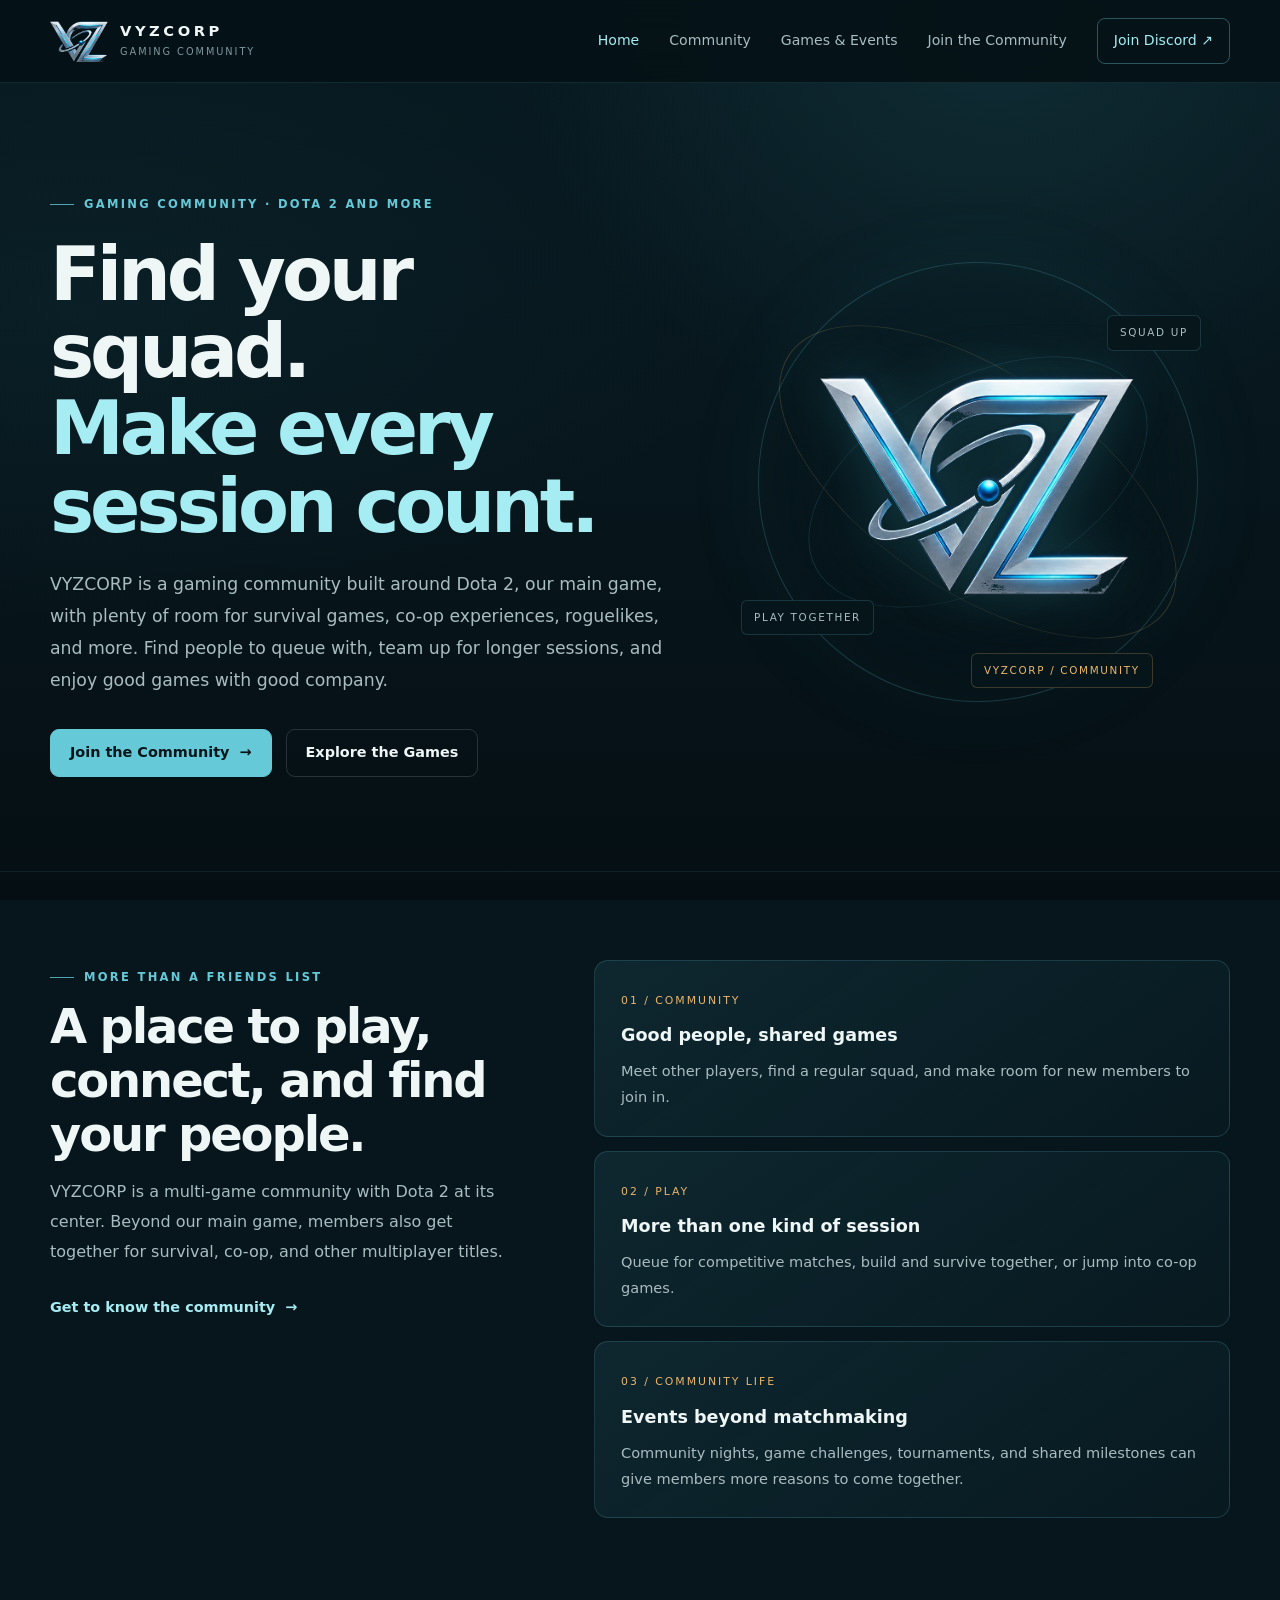
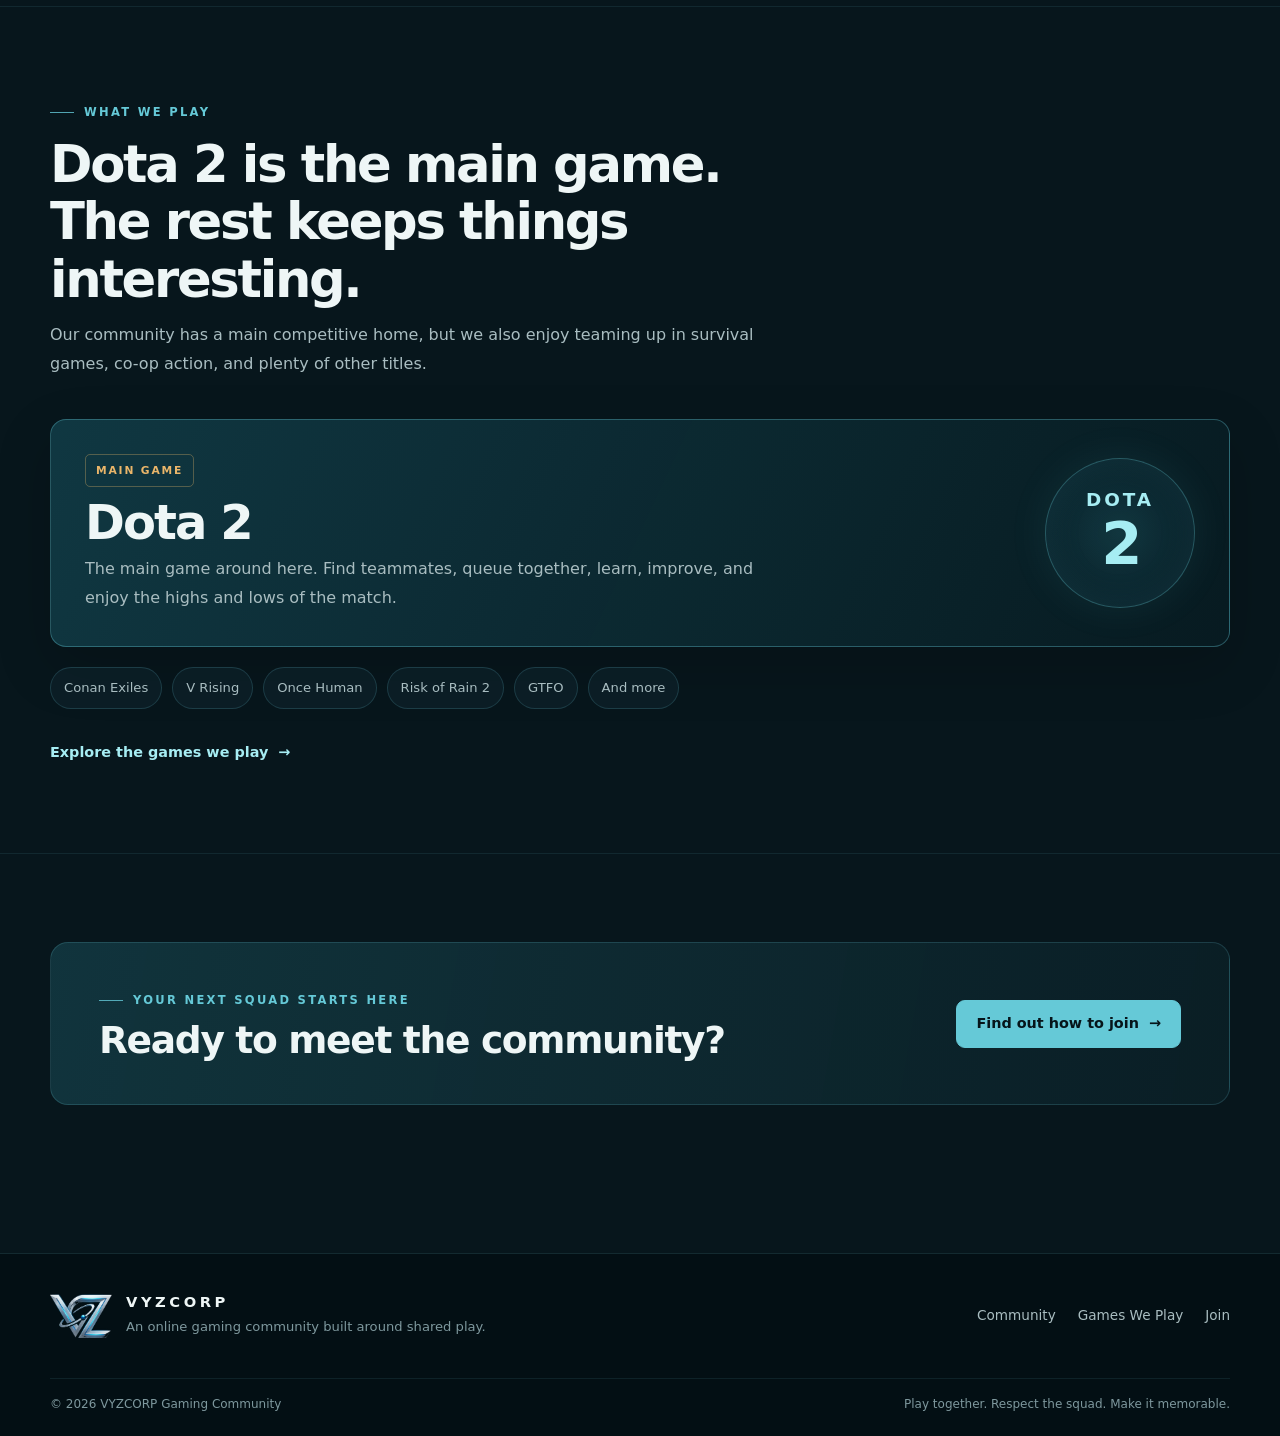
<file: index.html>
<!doctype html><html lang="en"><head>
  <meta charset="utf-8">
  <meta name="viewport" content="width=device-width, initial-scale=1">
  <meta name="theme-color" content="#07161c">
  <link rel="icon" type="image/png" href="assets/images/favicon.png">
  <link rel="stylesheet" href="assets/css/site.css">
  <meta name="description" content="VYZCORP is an gaming community centered on Dota 2, with survival, co-op, roguelike, and other games in the mix.">
  <meta property="og:type" content="website">
  <meta property="og:title" content="VYZCORP — Gaming Community">
  <meta property="og:description" content="VYZCORP is an gaming community centered on Dota 2, with survival, co-op, roguelike, and other games in the mix.">
  <title>VYZCORP — Gaming Community</title>
</head><body>
<a class="skip-link" href="#main">Skip to content</a>
<header class="site-header"><div class="container header-inner">
<a class="brand" href="index.html" aria-label="VYZCORP Gaming Community home"><img src="assets/images/vyzcorp-emblem.webp" alt="" width="58" height="44"><span><span class="brand-name">VYZCORP</span><span class="brand-sub">Gaming Community</span></span></a>
<button class="menu-toggle" type="button" aria-expanded="false" aria-controls="primary-nav"><span aria-hidden="true">☰</span> Menu</button>
<nav class="primary-nav" id="primary-nav" aria-label="Primary navigation"><a href="index.html" aria-current="page">Home</a><a href="community.html">Community</a><a href="games.html">Games & Events</a><a href="join.html">Join the Community</a><a class="nav-cta" href="join.html#discord">Join Discord <span aria-hidden="true">↗</span></a></nav></div></header>
<main id="main">

<section class="hero"><div class="container hero-grid"><div data-reveal><span class="eyebrow">Gaming community · Dota 2 and more</span><h1>Find your squad.<br><span>Make every session count.</span></h1><p class="hero-copy">VYZCORP is a gaming community built around Dota 2, our main game, with plenty of room for survival games, co-op experiences, roguelikes, and more. Find people to queue with, team up for longer sessions, and enjoy good games with good company.</p><div class="hero-actions"><a class="button button-primary" href="join.html">Join the Community <span aria-hidden="true">→</span></a><a class="button button-muted" href="games.html">Explore the Games</a></div></div><div class="hero-art" aria-label="VYZCORP community emblem"><div class="community-emblem-frame"><img src="assets/images/vyzcorp-emblem.webp" alt="VYZCORP emblem"><span class="orbit-label one">Squad up</span><span class="orbit-label two">Play together</span><span class="orbit-label three">VYZCORP / COMMUNITY</span></div></div></div></section>
<section class="section"><div class="container split"><div class="split-aside" data-reveal><span class="eyebrow">More than a friends list</span><h2>A place to play, connect, and find your people.</h2><p>VYZCORP is a multi-game community with Dota 2 at its center. Beyond our main game, members also get together for survival, co-op, and other multiplayer titles.</p><a class="text-link" href="community.html">Get to know the community <span aria-hidden="true">→</span></a></div><div class="info-stack"><article class="info-card" data-reveal><span class="index">01 / COMMUNITY</span><h3>Good people, shared games</h3><p>Meet other players, find a regular squad, and make room for new members to join in.</p></article><article class="info-card" data-reveal><span class="index">02 / PLAY</span><h3>More than one kind of session</h3><p>Queue for competitive matches, build and survive together, or jump into co-op games.</p></article><article class="info-card" data-reveal><span class="index">03 / COMMUNITY LIFE</span><h3>Events beyond matchmaking</h3><p>Community nights, game challenges, tournaments, and shared milestones can give members more reasons to come together.</p></article></div></div></section>
<section class="section"><div class="container"><div class="section-heading" data-reveal><span class="eyebrow">What we play</span><h2>Dota 2 is the main game. The rest keeps things interesting.</h2><p>Our community has a main competitive home, but we also enjoy teaming up in survival games, co-op action, and plenty of other titles.</p></div><div class="featured-game" data-reveal><div><span class="game-label">MAIN GAME</span><h3>Dota 2</h3><p>The main game around here. Find teammates, queue together, learn, improve, and enjoy the highs and lows of the match.</p></div><div class="featured-mark" aria-hidden="true">DOTA<br><span>2</span></div></div><div class="game-chip-row" aria-label="Other games we play"><span>Conan Exiles</span><span>V Rising</span><span>Once Human</span><span>Risk of Rain 2</span><span>GTFO</span><span>And more</span></div><div class="section-action"><a class="text-link" href="games.html">Explore the games we play <span aria-hidden="true">→</span></a></div></div></section>
<section class="section"><div class="container"><div class="cta-band" data-reveal><div><span class="eyebrow">Your next squad starts here</span><h2>Ready to meet the community?</h2></div><a class="button button-primary" href="join.html">Find out how to join <span aria-hidden="true">→</span></a></div></div></section>

</main>
<footer class="site-footer"><div class="container"><div class="footer-top"><a class="footer-brand" href="index.html"><img src="assets/images/vyzcorp-emblem.webp" alt="" width="62" height="48"><span><span class="brand-name">VYZCORP</span><p>An online gaming community built around shared play.</p></span></a><nav class="footer-links" aria-label="Footer navigation"><a href="community.html">Community</a><a href="games.html">Games We Play</a><a href="join.html">Join</a></nav></div><div class="footer-bottom"><span>© <span data-year>2026</span> VYZCORP Gaming Community</span><span>Play together. Respect the squad. Make it memorable.</span></div></div></footer><script src="assets/js/site-config.js"></script><script src="assets/js/site.js"></script>
</body></html>
</file>
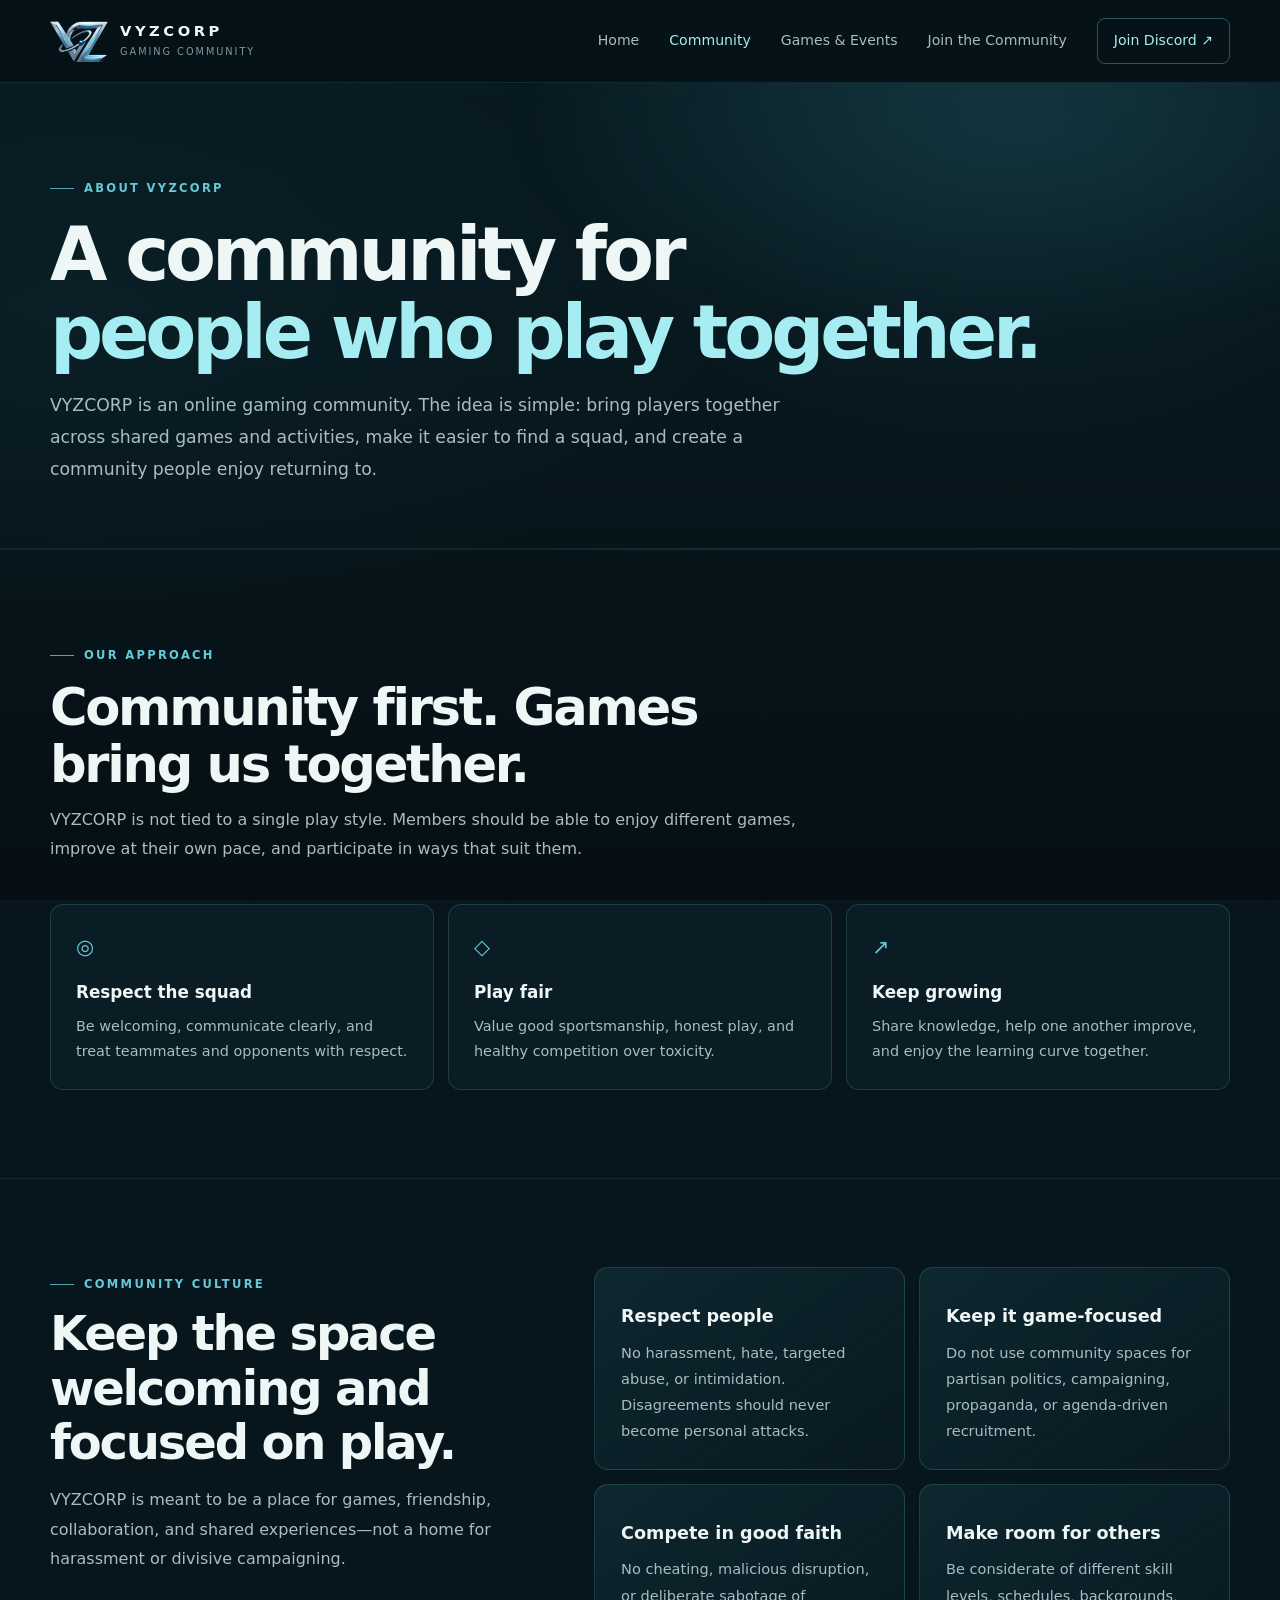
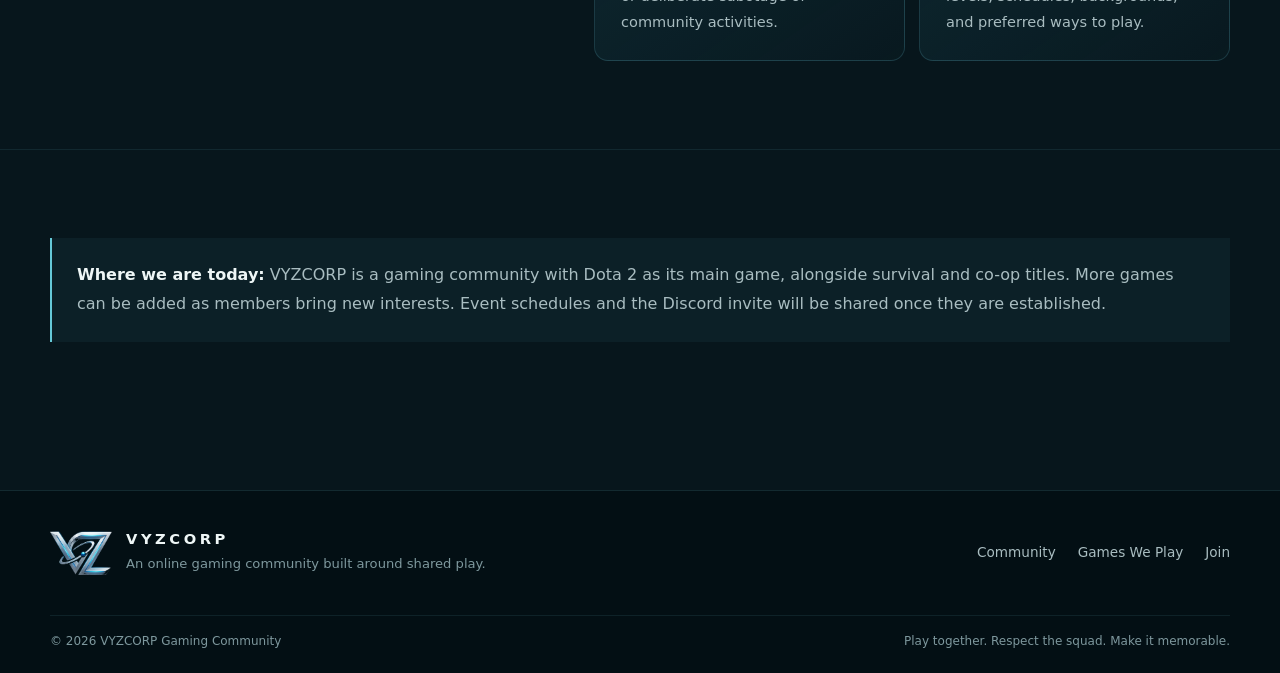
<file: community.html>
<!doctype html><html lang="en"><head>
  <meta charset="utf-8">
  <meta name="viewport" content="width=device-width, initial-scale=1">
  <meta name="theme-color" content="#07161c">
  <link rel="icon" type="image/png" href="assets/images/favicon.png">
  <link rel="stylesheet" href="assets/css/site.css">
  <meta name="description" content="Get to know VYZCORP: a gaming community built around Dota 2, shared games, teamwork, and respect.">
  <meta property="og:type" content="website">
  <meta property="og:title" content="Community — VYZCORP">
  <meta property="og:description" content="Get to know VYZCORP: a gaming community built around Dota 2, shared games, teamwork, and respect.">
  <title>Community — VYZCORP</title>
</head><body>
<a class="skip-link" href="#main">Skip to content</a>
<header class="site-header"><div class="container header-inner">
<a class="brand" href="index.html" aria-label="VYZCORP Gaming Community home"><img src="assets/images/vyzcorp-emblem.webp" alt="" width="58" height="44"><span><span class="brand-name">VYZCORP</span><span class="brand-sub">Gaming Community</span></span></a>
<button class="menu-toggle" type="button" aria-expanded="false" aria-controls="primary-nav"><span aria-hidden="true">☰</span> Menu</button>
<nav class="primary-nav" id="primary-nav" aria-label="Primary navigation"><a href="index.html">Home</a><a href="community.html" aria-current="page">Community</a><a href="games.html">Games & Events</a><a href="join.html">Join the Community</a><a class="nav-cta" href="join.html#discord">Join Discord <span aria-hidden="true">↗</span></a></nav></div></header>
<main id="main">

<section class="page-hero"><div class="container" data-reveal><span class="eyebrow">About VYZCORP</span><h1>A community for<br><span>people who play together.</span></h1><p>VYZCORP is an online gaming community. The idea is simple: bring players together across shared games and activities, make it easier to find a squad, and create a community people enjoy returning to.</p></div></section>
<section class="section"><div class="container"><div class="section-heading" data-reveal><span class="eyebrow">Our approach</span><h2>Community first. Games bring us together.</h2><p>VYZCORP is not tied to a single play style. Members should be able to enjoy different games, improve at their own pace, and participate in ways that suit them.</p></div><div class="principle-grid"><article class="principle" data-reveal><span class="symbol">◎</span><h3>Respect the squad</h3><p>Be welcoming, communicate clearly, and treat teammates and opponents with respect.</p></article><article class="principle" data-reveal><span class="symbol">◇</span><h3>Play fair</h3><p>Value good sportsmanship, honest play, and healthy competition over toxicity.</p></article><article class="principle" data-reveal><span class="symbol">↗</span><h3>Keep growing</h3><p>Share knowledge, help one another improve, and enjoy the learning curve together.</p></article></div></div></section>
<section class="section"><div class="container split"><div class="split-aside" data-reveal><span class="eyebrow">Community culture</span><h2>Keep the space welcoming and focused on play.</h2><p>VYZCORP is meant to be a place for games, friendship, collaboration, and shared experiences—not a home for harassment or divisive campaigning.</p></div><div class="guideline-grid"><article class="guideline-card" data-reveal><h3>Respect people</h3><p>No harassment, hate, targeted abuse, or intimidation. Disagreements should never become personal attacks.</p></article><article class="guideline-card" data-reveal><h3>Keep it game-focused</h3><p>Do not use community spaces for partisan politics, campaigning, propaganda, or agenda-driven recruitment.</p></article><article class="guideline-card" data-reveal><h3>Compete in good faith</h3><p>No cheating, malicious disruption, or deliberate sabotage of community activities.</p></article><article class="guideline-card" data-reveal><h3>Make room for others</h3><p>Be considerate of different skill levels, schedules, backgrounds, and preferred ways to play.</p></article></div></div></section>
<section class="section"><div class="container"><div class="callout" data-reveal><strong>Where we are today:</strong> VYZCORP is a gaming community with Dota 2 as its main game, alongside survival and co-op titles. More games can be added as members bring new interests. Event schedules and the Discord invite will be shared once they are established.</div></div></section>

</main>
<footer class="site-footer"><div class="container"><div class="footer-top"><a class="footer-brand" href="index.html"><img src="assets/images/vyzcorp-emblem.webp" alt="" width="62" height="48"><span><span class="brand-name">VYZCORP</span><p>An online gaming community built around shared play.</p></span></a><nav class="footer-links" aria-label="Footer navigation"><a href="community.html">Community</a><a href="games.html">Games We Play</a><a href="join.html">Join</a></nav></div><div class="footer-bottom"><span>© <span data-year>2026</span> VYZCORP Gaming Community</span><span>Play together. Respect the squad. Make it memorable.</span></div></div></footer><script src="assets/js/site-config.js"></script><script src="assets/js/site.js"></script>
</body></html>
</file>
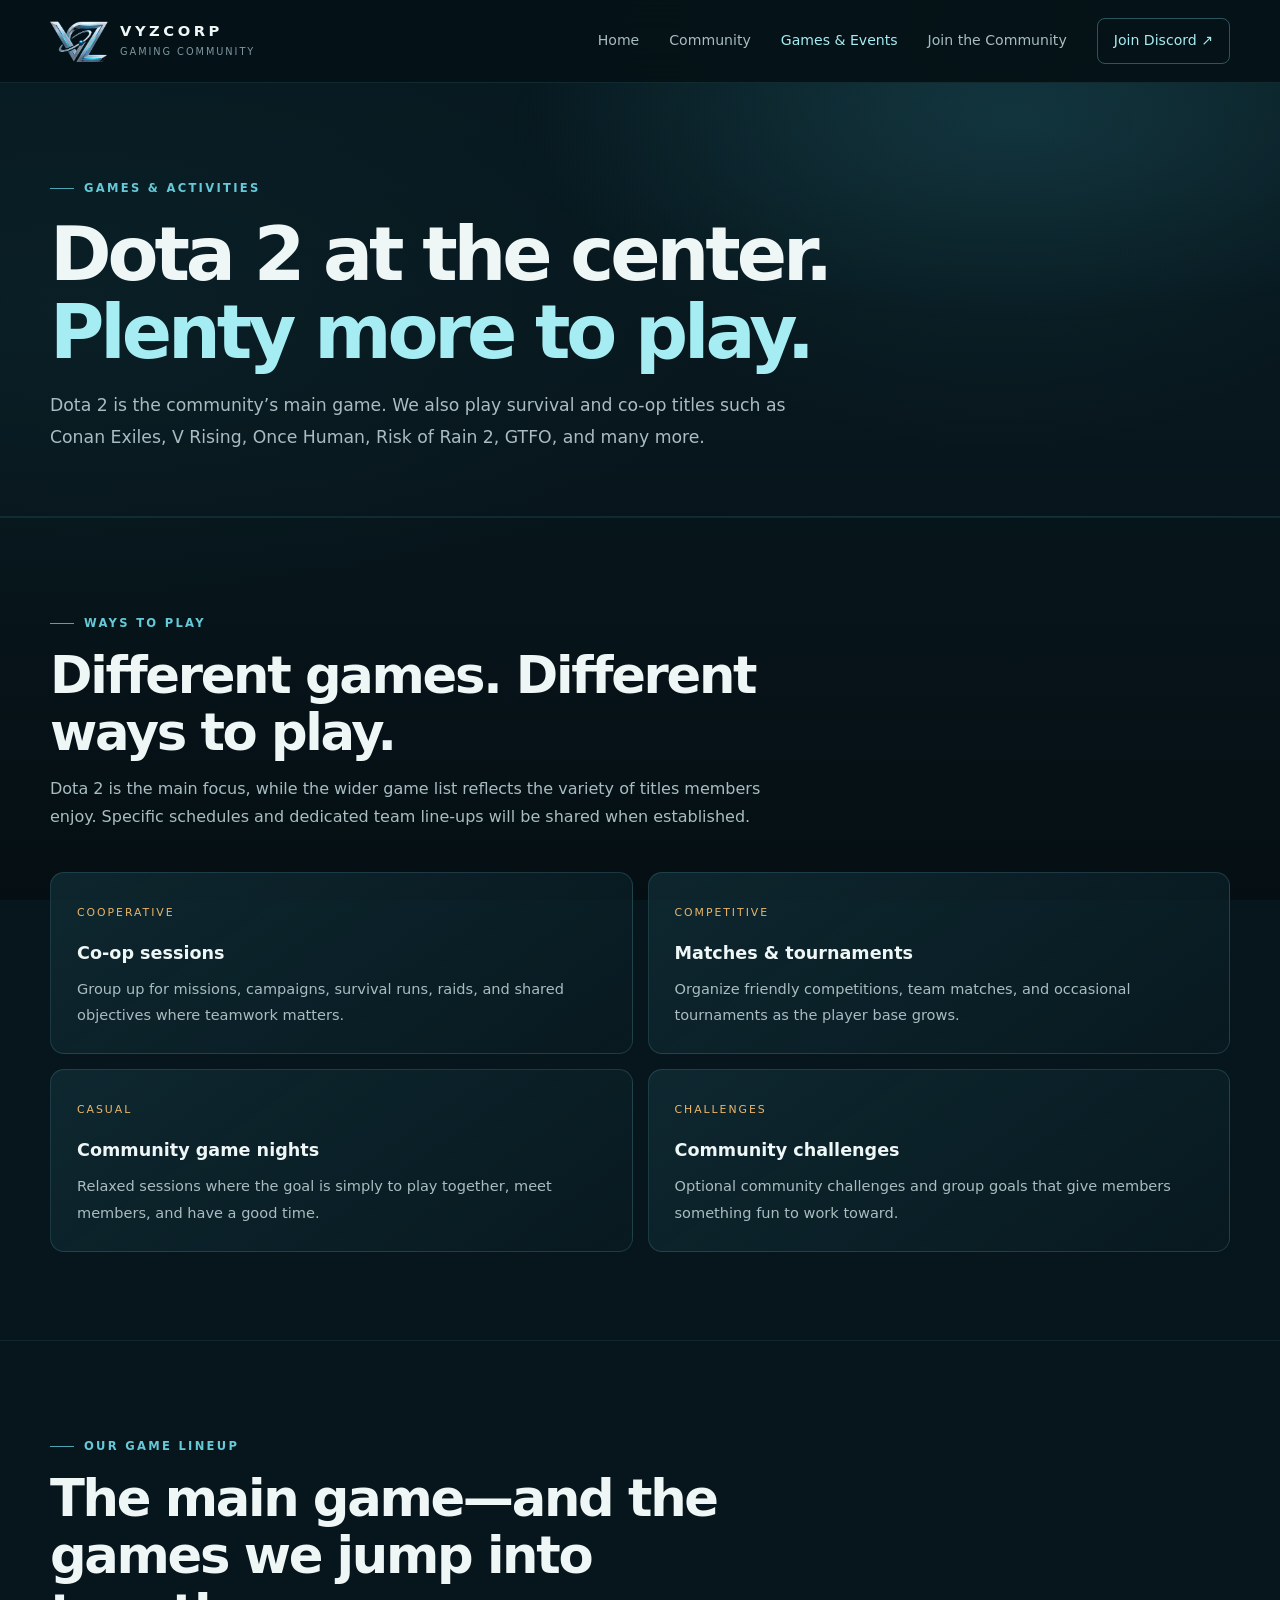
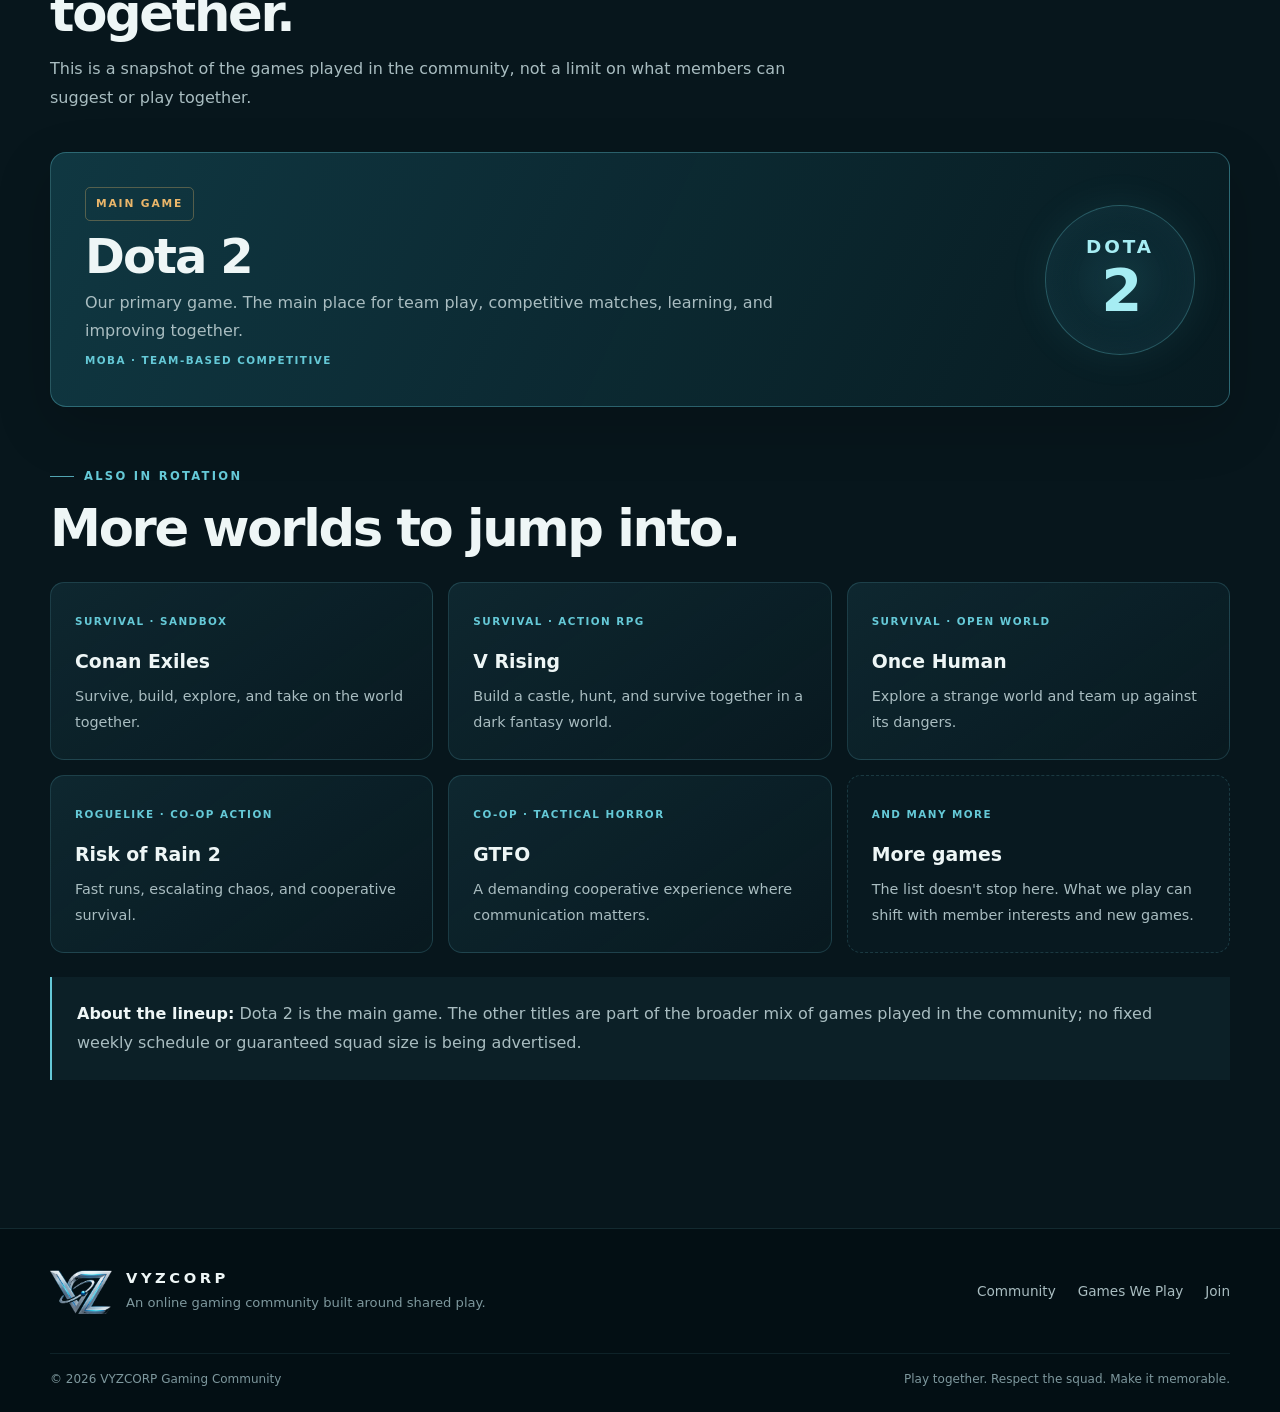
<file: games.html>
<!doctype html><html lang="en"><head>
  <meta charset="utf-8">
  <meta name="viewport" content="width=device-width, initial-scale=1">
  <meta name="theme-color" content="#07161c">
  <link rel="icon" type="image/png" href="assets/images/favicon.png">
  <link rel="stylesheet" href="assets/css/site.css">
  <meta name="description" content="Dota 2 is the main game played by the VYZCORP gaming community, alongside survival, co-op, roguelike, and other multiplayer games.">
  <meta property="og:type" content="website">
  <meta property="og:title" content="Games & Events — VYZCORP">
  <meta property="og:description" content="Dota 2 is the main game played by the VYZCORP gaming community, alongside survival, co-op, roguelike, and other multiplayer games.">
  <title>Games & Events — VYZCORP</title>
</head><body>
<a class="skip-link" href="#main">Skip to content</a>
<header class="site-header"><div class="container header-inner">
<a class="brand" href="index.html" aria-label="VYZCORP Gaming Community home"><img src="assets/images/vyzcorp-emblem.webp" alt="" width="58" height="44"><span><span class="brand-name">VYZCORP</span><span class="brand-sub">Gaming Community</span></span></a>
<button class="menu-toggle" type="button" aria-expanded="false" aria-controls="primary-nav"><span aria-hidden="true">☰</span> Menu</button>
<nav class="primary-nav" id="primary-nav" aria-label="Primary navigation"><a href="index.html">Home</a><a href="community.html">Community</a><a href="games.html" aria-current="page">Games & Events</a><a href="join.html">Join the Community</a><a class="nav-cta" href="join.html#discord">Join Discord <span aria-hidden="true">↗</span></a></nav></div></header>
<main id="main">

<section class="page-hero"><div class="container" data-reveal><span class="eyebrow">Games &amp; activities</span><h1>Dota 2 at the center.<br><span>Plenty more to play.</span></h1><p>Dota 2 is the community’s main game. We also play survival and co-op titles such as Conan Exiles, V Rising, Once Human, Risk of Rain 2, GTFO, and many more.</p></div></section>
<section class="section"><div class="container"><div class="section-heading" data-reveal><span class="eyebrow">Ways to play</span><h2>Different games. Different ways to play.</h2><p>Dota 2 is the main focus, while the wider game list reflects the variety of titles members enjoy. Specific schedules and dedicated team line-ups will be shared when established.</p></div><div class="activity-grid"><article class="activity-card" data-reveal><span class="card-kicker">COOPERATIVE</span><h3>Co-op sessions</h3><p>Group up for missions, campaigns, survival runs, raids, and shared objectives where teamwork matters.</p></article><article class="activity-card" data-reveal><span class="card-kicker">COMPETITIVE</span><h3>Matches &amp; tournaments</h3><p>Organize friendly competitions, team matches, and occasional tournaments as the player base grows.</p></article><article class="activity-card" data-reveal><span class="card-kicker">CASUAL</span><h3>Community game nights</h3><p>Relaxed sessions where the goal is simply to play together, meet members, and have a good time.</p></article><article class="activity-card" data-reveal><span class="card-kicker">CHALLENGES</span><h3>Community challenges</h3><p>Optional community challenges and group goals that give members something fun to work toward.</p></article></div></div></section>
<section class="section"><div class="container"><div class="section-heading" data-reveal><span class="eyebrow">Our game lineup</span><h2>The main game—and the games we jump into together.</h2><p>This is a snapshot of the games played in the community, not a limit on what members can suggest or play together.</p></div><div class="main-game-card" data-reveal><div class="main-game-copy"><span class="game-label">MAIN GAME</span><h3>Dota 2</h3><p>Our primary game. The main place for team play, competitive matches, learning, and improving together.</p><span class="game-type">MOBA · Team-based competitive</span></div><div class="main-game-symbol" aria-hidden="true">DOTA<span>2</span></div></div><div class="section-heading compact-heading" data-reveal><span class="eyebrow">Also in rotation</span><h2>More worlds to jump into.</h2></div><div class="game-grid"><article class="game-card" data-reveal><span class="game-type">SURVIVAL · SANDBOX</span><h3>Conan Exiles</h3><p>Survive, build, explore, and take on the world together.</p></article><article class="game-card" data-reveal><span class="game-type">SURVIVAL · ACTION RPG</span><h3>V Rising</h3><p>Build a castle, hunt, and survive together in a dark fantasy world.</p></article><article class="game-card" data-reveal><span class="game-type">SURVIVAL · OPEN WORLD</span><h3>Once Human</h3><p>Explore a strange world and team up against its dangers.</p></article><article class="game-card" data-reveal><span class="game-type">ROGUELIKE · CO-OP ACTION</span><h3>Risk of Rain 2</h3><p>Fast runs, escalating chaos, and cooperative survival.</p></article><article class="game-card" data-reveal><span class="game-type">CO-OP · TACTICAL HORROR</span><h3>GTFO</h3><p>A demanding cooperative experience where communication matters.</p></article><article class="game-card game-card-more" data-reveal><span class="game-type">AND MANY MORE</span><h3>More games</h3><p>The list doesn't stop here. What we play can shift with member interests and new games.</p></article></div><div class="callout roster-note"><strong>About the lineup:</strong> Dota 2 is the main game. The other titles are part of the broader mix of games played in the community; no fixed weekly schedule or guaranteed squad size is being advertised.</div></div></section>

</main>
<footer class="site-footer"><div class="container"><div class="footer-top"><a class="footer-brand" href="index.html"><img src="assets/images/vyzcorp-emblem.webp" alt="" width="62" height="48"><span><span class="brand-name">VYZCORP</span><p>An online gaming community built around shared play.</p></span></a><nav class="footer-links" aria-label="Footer navigation"><a href="community.html">Community</a><a href="games.html">Games We Play</a><a href="join.html">Join</a></nav></div><div class="footer-bottom"><span>© <span data-year>2026</span> VYZCORP Gaming Community</span><span>Play together. Respect the squad. Make it memorable.</span></div></div></footer><script src="assets/js/site-config.js"></script><script src="assets/js/site.js"></script>
</body></html>
</file>
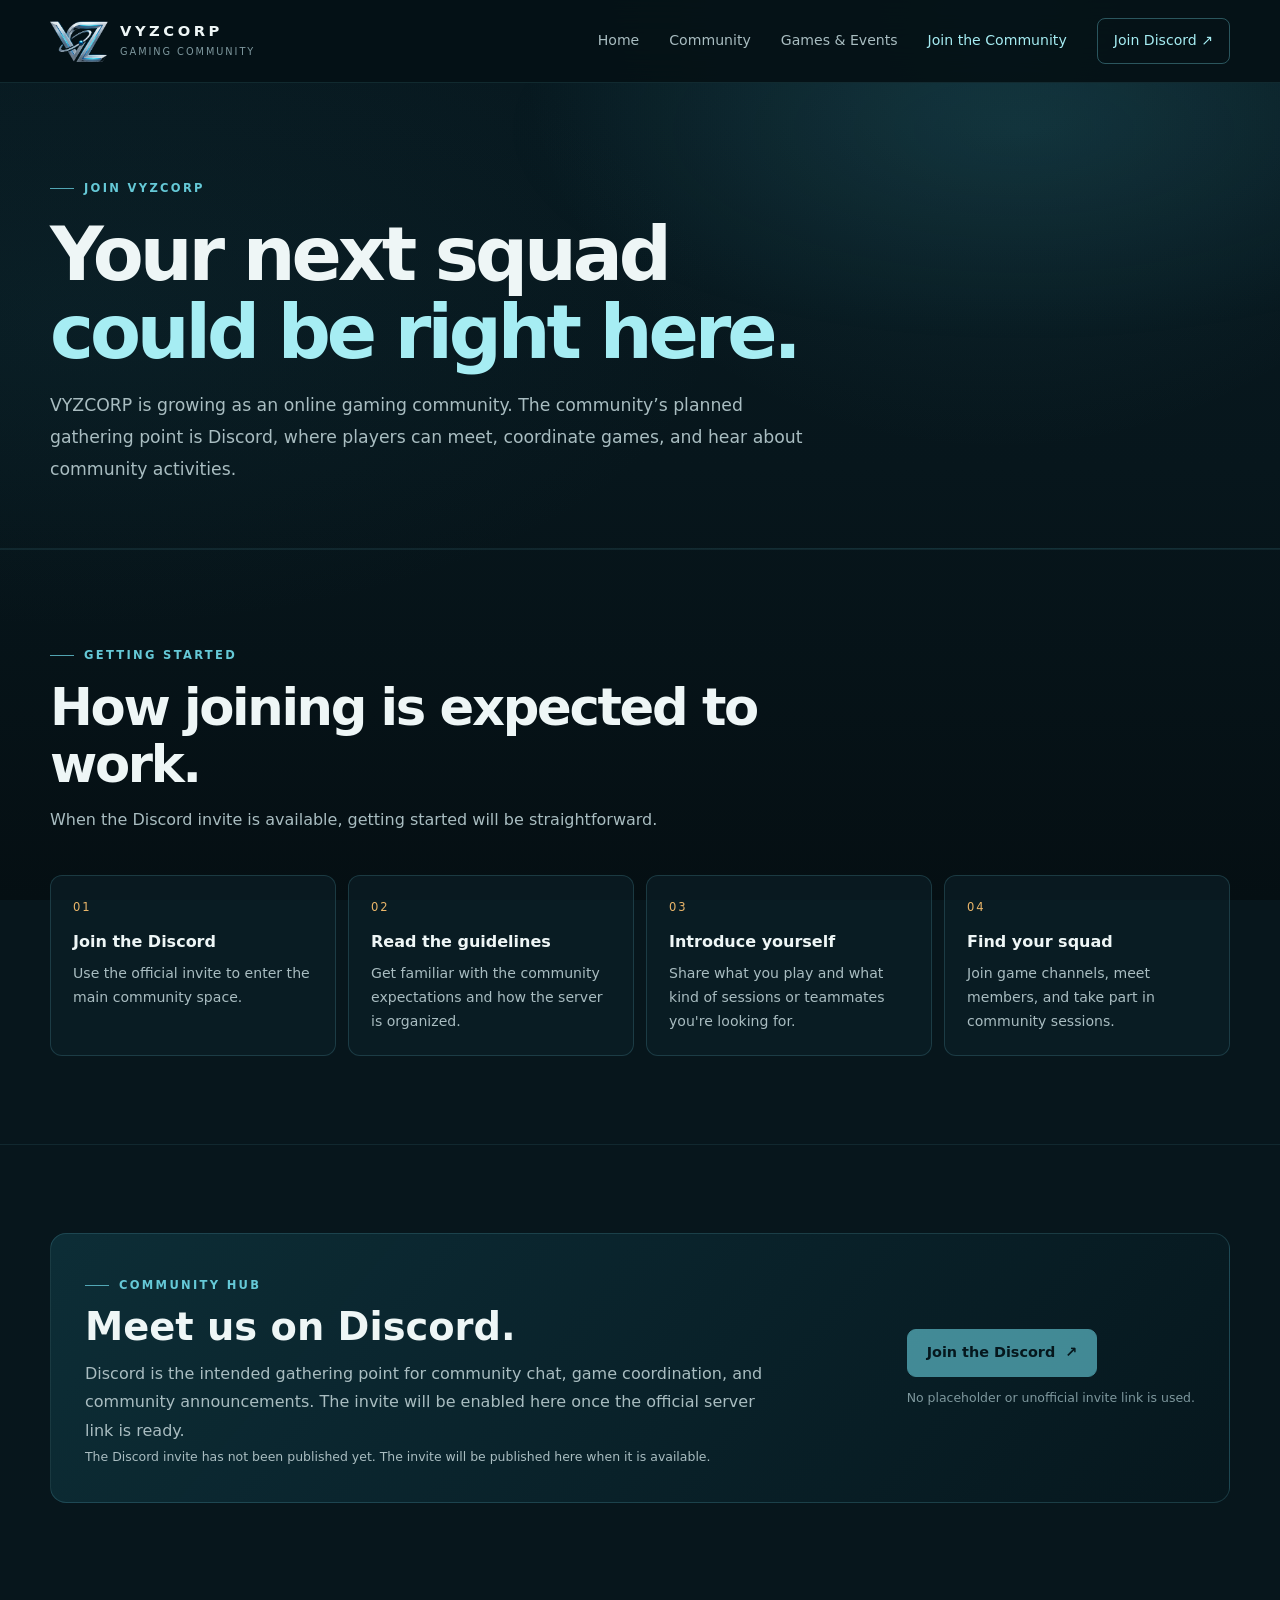
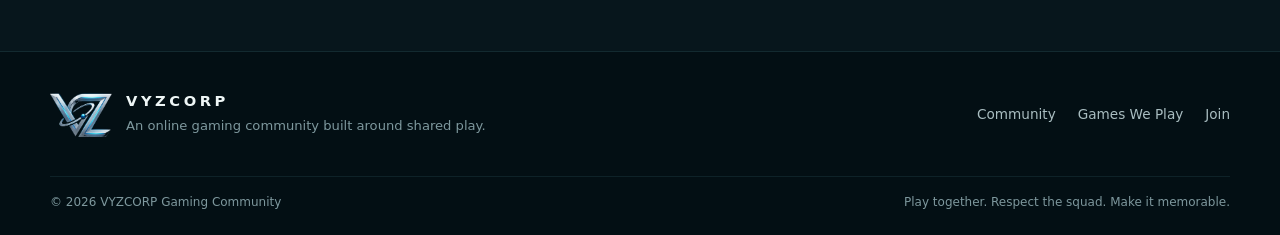
<file: join.html>
<!doctype html><html lang="en"><head>
  <meta charset="utf-8">
  <meta name="viewport" content="width=device-width, initial-scale=1">
  <meta name="theme-color" content="#07161c">
  <link rel="icon" type="image/png" href="assets/images/favicon.png">
  <link rel="stylesheet" href="assets/css/site.css">
  <meta name="description" content="Find out how to join the VYZCORP gaming community through its planned Discord hub.">
  <meta property="og:type" content="website">
  <meta property="og:title" content="Join VYZCORP — Gaming Community">
  <meta property="og:description" content="Find out how to join the VYZCORP gaming community through its planned Discord hub.">
  <title>Join VYZCORP — Gaming Community</title>
</head><body>
<a class="skip-link" href="#main">Skip to content</a>
<header class="site-header"><div class="container header-inner">
<a class="brand" href="index.html" aria-label="VYZCORP Gaming Community home"><img src="assets/images/vyzcorp-emblem.webp" alt="" width="58" height="44"><span><span class="brand-name">VYZCORP</span><span class="brand-sub">Gaming Community</span></span></a>
<button class="menu-toggle" type="button" aria-expanded="false" aria-controls="primary-nav"><span aria-hidden="true">☰</span> Menu</button>
<nav class="primary-nav" id="primary-nav" aria-label="Primary navigation"><a href="index.html">Home</a><a href="community.html">Community</a><a href="games.html">Games & Events</a><a href="join.html" aria-current="page">Join the Community</a><a class="nav-cta" href="join.html#discord">Join Discord <span aria-hidden="true">↗</span></a></nav></div></header>
<main id="main">

<section class="page-hero"><div class="container" data-reveal><span class="eyebrow">Join VYZCORP</span><h1>Your next squad<br><span>could be right here.</span></h1><p>VYZCORP is growing as an online gaming community. The community’s planned gathering point is Discord, where players can meet, coordinate games, and hear about community activities.</p></div></section>
<section class="section" id="discord"><div class="container"><div class="section-heading" data-reveal><span class="eyebrow">Getting started</span><h2>How joining is expected to work.</h2><p>When the Discord invite is available, getting started will be straightforward.</p></div><div class="steps"><article class="step" data-reveal><h3>Join the Discord</h3><p>Use the official invite to enter the main community space.</p></article><article class="step" data-reveal><h3>Read the guidelines</h3><p>Get familiar with the community expectations and how the server is organized.</p></article><article class="step" data-reveal><h3>Introduce yourself</h3><p>Share what you play and what kind of sessions or teammates you're looking for.</p></article><article class="step" data-reveal><h3>Find your squad</h3><p>Join game channels, meet members, and take part in community sessions.</p></article></div></div></section>
<section class="section"><div class="container"><div class="join-panel" data-reveal><div><span class="eyebrow">Community hub</span><h2>Meet us on Discord.</h2><p>Discord is the intended gathering point for community chat, game coordination, and community announcements. The invite will be enabled here once the official server link is ready.</p><p class="join-status" data-discord-status aria-live="polite">The Discord invite has not been published yet. The invite will be published here when it is available.</p></div><div class="join-actions"><a class="button button-primary button-disabled" data-discord-link href="#discord" aria-disabled="true">Join the Discord <span aria-hidden="true">↗</span></a><span class="fine-print">No placeholder or unofficial invite link is used.</span></div></div></div></section>

</main>
<footer class="site-footer"><div class="container"><div class="footer-top"><a class="footer-brand" href="index.html"><img src="assets/images/vyzcorp-emblem.webp" alt="" width="62" height="48"><span><span class="brand-name">VYZCORP</span><p>An online gaming community built around shared play.</p></span></a><nav class="footer-links" aria-label="Footer navigation"><a href="community.html">Community</a><a href="games.html">Games We Play</a><a href="join.html">Join</a></nav></div><div class="footer-bottom"><span>© <span data-year>2026</span> VYZCORP Gaming Community</span><span>Play together. Respect the squad. Make it memorable.</span></div></div></footer><script src="assets/js/site-config.js"></script><script src="assets/js/site.js"></script>
</body></html>
</file>
<file: assets/css/site.css>
/* VYZCORP Gaming Community — static site */
:root{color-scheme:dark;--bg:#07161c;--bg2:#041015;--surface:#0d222a;--surface2:#102b34;--line:rgba(112,205,218,.18);--line2:rgba(112,205,218,.36);--text:#eef6f6;--muted:#a9bdc1;--muted2:#7e989e;--cyan:#65c9d7;--cyan2:#a6edf3;--amber:#eab66a;--max:1180px;--radius:18px;--shadow:0 22px 70px rgba(0,0,0,.24)}
*{box-sizing:border-box}html{scroll-behavior:smooth;scroll-padding-top:92px}body{margin:0;min-width:320px;background:var(--bg);color:var(--text);font-family:Inter,ui-sans-serif,system-ui,-apple-system,BlinkMacSystemFont,"Segoe UI",sans-serif;line-height:1.65;-webkit-font-smoothing:antialiased}
body:before{content:"";position:fixed;inset:0;pointer-events:none;z-index:-1;background:radial-gradient(ellipse at 78% 4%,rgba(65,166,183,.13),transparent 34%),radial-gradient(ellipse at 6% 35%,rgba(31,92,105,.11),transparent 38%),linear-gradient(180deg,#081a21 0%,var(--bg) 52%,#050f13 100%)}
a{color:inherit;text-decoration:none}img{max-width:100%;display:block}button{font:inherit}a,button{-webkit-tap-highlight-color:transparent}:focus-visible{outline:2px solid var(--cyan2);outline-offset:4px}.container{width:min(var(--max),calc(100% - 48px));margin-inline:auto}.skip-link{position:absolute;left:16px;top:-60px;z-index:1000;background:var(--cyan2);color:#07161c;padding:10px 14px;border-radius:8px}.skip-link:focus{top:12px}
.site-header{position:sticky;top:0;z-index:100;background:rgba(5,17,22,.9);border-bottom:1px solid rgba(112,205,218,.13);backdrop-filter:blur(18px)}.header-inner{min-height:82px;display:flex;align-items:center;justify-content:space-between;gap:28px}.brand{display:inline-flex;align-items:center;gap:12px;min-width:max-content}.brand img{width:58px;height:44px;object-fit:contain}.brand-name{display:block;font-size:.92rem;font-weight:760;letter-spacing:.24em;line-height:1.2}.brand-sub{display:block;margin-top:5px;color:var(--muted2);font-size:.61rem;letter-spacing:.2em;text-transform:uppercase}.primary-nav{display:flex;align-items:center;gap:30px}.primary-nav a{color:var(--muted);font-size:.88rem;transition:color .2s}.primary-nav a:hover,.primary-nav a[aria-current=page]{color:var(--cyan2)}.primary-nav .nav-cta{padding:10px 16px;border:1px solid var(--line2);border-radius:8px;color:var(--cyan2)}.primary-nav .nav-cta:hover{background:rgba(101,201,215,.1)}.menu-toggle{display:none;border:1px solid var(--line2);color:var(--cyan2);background:transparent;border-radius:8px;padding:9px 11px;cursor:pointer}
.eyebrow{display:inline-flex;align-items:center;gap:10px;color:var(--cyan);font-size:.72rem;font-weight:750;letter-spacing:.2em;text-transform:uppercase}.eyebrow:before{content:"";width:24px;height:1px;background:var(--cyan);opacity:.8}.hero{position:relative;padding:104px 0 94px;overflow:hidden}.hero-grid{display:grid;grid-template-columns:1.1fr .9fr;align-items:center;gap:58px}.hero h1{max-width:790px;margin:22px 0 24px;font-size:clamp(2.8rem,5.8vw,5.3rem);line-height:1.04;letter-spacing:-.055em;font-weight:680}.hero h1 span{color:var(--cyan2)}.hero-copy{max-width:640px;margin:0;color:var(--muted);font-size:1.08rem;line-height:1.85}.hero-actions{display:flex;align-items:center;flex-wrap:wrap;gap:14px;margin-top:32px}.button{display:inline-flex;align-items:center;justify-content:center;gap:10px;min-height:48px;padding:0 19px;border:1px solid var(--line2);border-radius:9px;color:var(--cyan2);font-size:.9rem;font-weight:680;transition:transform .2s,background .2s,border-color .2s}.button:hover{transform:translateY(-2px);background:rgba(101,201,215,.1);border-color:rgba(166,237,243,.65)}.button-primary{background:var(--cyan);border-color:var(--cyan);color:#06151a}.button-primary:hover{background:#8ce0e8;color:#06151a}.button-muted{border-color:rgba(255,255,255,.14);color:var(--text)}.button-disabled{opacity:.64;cursor:not-allowed;transform:none!important}.hero-art{position:relative;min-height:390px;display:grid;place-items:center}.community-emblem-frame{position:relative;width:min(100%,440px);aspect-ratio:1/1;border:1px solid rgba(101,201,215,.22);border-radius:50%;display:grid;place-items:center;box-shadow:inset 0 0 90px rgba(34,110,125,.09),0 0 90px rgba(45,137,153,.06);background:radial-gradient(circle,rgba(14,54,64,.3),rgba(4,15,20,.08) 65%)}.community-emblem-frame:before,.community-emblem-frame:after{content:"";position:absolute;inset:8%;border:1px solid rgba(101,201,215,.15);border-radius:50%;transform:rotate(-28deg) scaleY(.56)}.community-emblem-frame:after{inset:-2%;transform:rotate(34deg) scaleY(.48);border-color:rgba(234,182,106,.2)}.community-emblem-frame img{position:relative;z-index:1;width:72%;filter:drop-shadow(0 0 25px rgba(70,190,207,.19))}.orbit-label{position:absolute;z-index:2;padding:8px 12px;background:rgba(7,22,28,.92);border:1px solid var(--line);border-radius:6px;color:var(--muted);font-size:.65rem;letter-spacing:.16em;text-transform:uppercase}.orbit-label.one{top:12%;right:-1%}.orbit-label.two{bottom:15%;left:-4%}.orbit-label.three{bottom:3%;right:10%;color:var(--amber);border-color:rgba(234,182,106,.22)}
.section{padding:88px 0;border-top:1px solid rgba(112,205,218,.1)}.section-heading{max-width:760px;margin-bottom:40px}.section-heading h2{margin:14px 0 13px;font-size:clamp(2rem,4vw,3.2rem);line-height:1.12;letter-spacing:-.045em;font-weight:650}.section-heading p{margin:0;color:var(--muted);font-size:1rem;line-height:1.8}.split{display:grid;grid-template-columns:.85fr 1.15fr;align-items:start;gap:74px}.split-aside h2{margin:12px 0;font-size:clamp(2rem,3.8vw,3rem);line-height:1.13;letter-spacing:-.045em}.split-aside p{color:var(--muted);line-height:1.85}.text-link{display:inline-flex;align-items:center;gap:10px;margin-top:14px;color:var(--cyan2);font-weight:680;font-size:.9rem}.text-link span{transition:transform .2s}.text-link:hover span{transform:translateX(4px)}.info-stack{display:grid;gap:14px}.info-card,.content-card,.activity-card,.guideline-card{padding:25px 26px;border:1px solid var(--line);border-radius:14px;background:linear-gradient(145deg,rgba(16,43,52,.82),rgba(9,27,34,.68))}.info-card .index,.card-kicker{color:var(--amber);font-size:.68rem;letter-spacing:.18em;text-transform:uppercase}.info-card h3,.content-card h3,.activity-card h3,.guideline-card h3{margin:9px 0 8px;font-size:1.1rem}.info-card p,.content-card p,.activity-card p,.guideline-card p{margin:0;color:var(--muted);font-size:.91rem;line-height:1.8}
.card-grid{display:grid;grid-template-columns:repeat(3,1fr);gap:15px}.content-card{min-height:205px}.content-card .card-icon{font-size:1.45rem;color:var(--cyan);margin-bottom:18px}.activity-grid{display:grid;grid-template-columns:repeat(2,1fr);gap:15px}.activity-card{min-height:175px}.activity-card .card-kicker{display:inline-block;margin-bottom:8px}.principle-grid{display:grid;grid-template-columns:repeat(3,1fr);gap:14px}.principle{min-height:180px;padding:25px;border:1px solid var(--line);border-radius:13px;background:rgba(13,34,42,.62)}.principle .symbol{color:var(--cyan);font-size:1.3rem}.principle h3{margin:15px 0 7px;font-size:1.05rem}.principle p{margin:0;color:var(--muted);font-size:.9rem;line-height:1.75}
.cta-band{padding:40px clamp(24px,5vw,48px);display:flex;align-items:center;justify-content:space-between;gap:28px;border:1px solid var(--line);border-radius:var(--radius);background:linear-gradient(100deg,rgba(20,61,70,.78),rgba(11,31,38,.9))}.cta-band h2{margin:8px 0 0;font-size:clamp(1.55rem,3vw,2.35rem);line-height:1.2;letter-spacing:-.035em}.page-hero{padding:88px 0 62px;border-bottom:1px solid rgba(112,205,218,.1);background:radial-gradient(ellipse at 80% 10%,rgba(65,166,183,.1),transparent 36%)}.page-hero h1{margin:18px 0;font-size:clamp(2.7rem,5.8vw,4.8rem);line-height:1.05;letter-spacing:-.055em;font-weight:660}.page-hero h1 span{color:var(--cyan2)}.page-hero p{max-width:780px;color:var(--muted);font-size:1.08rem;line-height:1.85;margin:0}.callout{padding:23px 25px;border-left:2px solid var(--cyan);background:rgba(101,201,215,.06);color:var(--muted);line-height:1.8}.callout strong{color:var(--text)}.status-pill{display:inline-flex;align-items:center;gap:8px;padding:7px 10px;border:1px solid rgba(234,182,106,.25);border-radius:999px;color:var(--amber);font-size:.7rem;letter-spacing:.12em;text-transform:uppercase}.status-pill:before{content:"";width:6px;height:6px;border-radius:50%;background:var(--amber);box-shadow:0 0 10px rgba(234,182,106,.5)}.community-banner{display:grid;grid-template-columns:1fr auto;align-items:center;gap:32px;padding:34px;border:1px solid var(--line);border-radius:16px;background:linear-gradient(120deg,rgba(14,48,58,.9),rgba(7,24,30,.9))}.community-banner h2{margin:10px 0;font-size:clamp(1.7rem,3vw,2.4rem);line-height:1.16}.community-banner p{max-width:680px;margin:0;color:var(--muted);line-height:1.8}.community-banner img{width:130px;opacity:.92;filter:drop-shadow(0 0 18px rgba(75,189,205,.12))}.steps{display:grid;grid-template-columns:repeat(4,1fr);gap:12px;counter-reset:step}.step{padding:22px;border:1px solid var(--line);border-radius:12px;background:rgba(13,34,42,.58);counter-increment:step}.step:before{content:"0" counter(step);display:block;color:var(--amber);font-size:.72rem;letter-spacing:.16em}.step h3{margin:12px 0 6px;font-size:1rem}.step p{margin:0;color:var(--muted);font-size:.88rem;line-height:1.7}.join-panel{display:grid;grid-template-columns:1fr auto;align-items:center;gap:30px;padding:34px;border:1px solid var(--line);border-radius:16px;background:linear-gradient(130deg,rgba(14,48,58,.9),rgba(7,24,30,.88))}.join-panel h2{margin:10px 0;font-size:clamp(1.7rem,3vw,2.5rem);line-height:1.15}.join-panel p{max-width:700px;margin:0;color:var(--muted);line-height:1.8}.join-actions{display:flex;flex-direction:column;align-items:flex-start;gap:10px}.join-status{color:var(--muted2);font-size:.78rem;line-height:1.55;max-width:300px}.guideline-grid{display:grid;grid-template-columns:repeat(2,1fr);gap:14px}.site-footer{margin-top:60px;border-top:1px solid rgba(112,205,218,.14);background:rgba(3,12,16,.6)}.footer-top{display:grid;grid-template-columns:1fr auto;align-items:center;gap:40px;padding:38px 0}.footer-brand{display:flex;align-items:center;gap:14px}.footer-brand img{width:62px;height:48px;object-fit:contain}.footer-brand p{margin:5px 0 0;color:var(--muted2);font-size:.82rem}.footer-links{display:flex;flex-wrap:wrap;gap:22px;color:var(--muted);font-size:.85rem}.footer-links a:hover{color:var(--cyan2)}.footer-bottom{display:flex;justify-content:space-between;gap:20px;padding:16px 0 22px;border-top:1px solid rgba(112,205,218,.1);color:var(--muted2);font-size:.75rem}.fine-print{color:var(--muted2);font-size:.78rem;line-height:1.7}.will-reveal{opacity:0;transform:translateY(16px);transition:opacity .65s,transform .65s}.will-reveal.is-visible{opacity:1;transform:none}[hidden]{display:none!important}
@media(max-width:900px){.primary-nav{gap:19px}.hero-grid{gap:30px}.split{gap:42px}.card-grid{grid-template-columns:repeat(2,1fr)}.steps{grid-template-columns:repeat(2,1fr)}}
@media(max-width:720px){.container{width:min(var(--max),calc(100% - 36px))}.header-inner{min-height:72px}.brand img{width:50px;height:39px}.brand-name{font-size:.82rem}.brand-sub{font-size:.56rem}.menu-toggle{display:inline-flex;align-items:center;gap:8px}.primary-nav{display:none;position:absolute;left:0;right:0;top:72px;padding:18px 22px 22px;background:rgba(5,17,22,.98);border-bottom:1px solid var(--line);flex-direction:column;align-items:stretch;gap:0}.primary-nav.is-open{display:flex}.primary-nav a{padding:13px 5px;border-bottom:1px solid rgba(112,205,218,.08)}.primary-nav .nav-cta{margin-top:12px;text-align:center}.hero{padding:76px 0 64px}.hero-grid{grid-template-columns:1fr}.hero-art{min-height:270px;margin-top:3px}.community-emblem-frame{width:min(78vw,320px)}.section{padding:66px 0}.split,.community-banner,.join-panel{grid-template-columns:1fr}.community-banner img{width:95px}.card-grid,.activity-grid,.principle-grid,.guideline-grid,.steps{grid-template-columns:1fr}.content-card,.activity-card{min-height:auto}.cta-band{align-items:flex-start;flex-direction:column}.page-hero{padding:68px 0 50px}.footer-top{grid-template-columns:1fr;gap:24px}.footer-bottom{flex-direction:column;gap:6px}.join-actions{align-items:stretch}}
@media(prefers-reduced-motion:reduce){html{scroll-behavior:auto}*,*:before,*:after{animation-duration:.01ms!important;animation-iteration-count:1!important;transition-duration:.01ms!important}}

/* Game lineup */
.featured-game,.main-game-card{display:grid;grid-template-columns:1fr auto;align-items:center;gap:30px;padding:34px;border:1px solid rgba(101,201,215,.35);border-radius:16px;background:linear-gradient(115deg,rgba(17,59,69,.92),rgba(8,27,34,.9));box-shadow:0 20px 55px rgba(0,0,0,.18)}
.featured-game h3,.main-game-card h3{margin:10px 0 7px;font-size:clamp(2rem,4vw,3rem);line-height:1.05;letter-spacing:-.04em}
.featured-game p,.main-game-card p{max-width:690px;margin:0;color:var(--muted);line-height:1.8}
.game-label{display:inline-flex;padding:7px 10px;border:1px solid rgba(234,182,106,.32);border-radius:5px;color:var(--amber);font-size:.67rem;font-weight:750;letter-spacing:.17em}
.featured-mark,.main-game-symbol{width:150px;height:150px;display:grid;place-content:center;text-align:center;border:1px solid rgba(101,201,215,.32);border-radius:50%;background:radial-gradient(circle,rgba(39,113,126,.3),rgba(6,20,26,.2));color:var(--cyan2);font-size:1.15rem;font-weight:850;letter-spacing:.16em;line-height:1.1;box-shadow:inset 0 0 35px rgba(101,201,215,.1),0 0 42px rgba(101,201,215,.08)}
.featured-mark span,.main-game-symbol span{display:block;font-size:3.7rem;letter-spacing:-.06em}
.game-chip-row{display:flex;flex-wrap:wrap;gap:10px;margin-top:20px}
.game-chip-row span{padding:9px 13px;border:1px solid var(--line);border-radius:999px;background:rgba(13,34,42,.7);color:var(--muted);font-size:.82rem}
.section-action{margin-top:18px}
.compact-heading{margin-top:52px;margin-bottom:24px}
.game-grid{display:grid;grid-template-columns:repeat(3,1fr);gap:15px}
.game-card{min-height:175px;padding:24px;border:1px solid var(--line);border-radius:14px;background:linear-gradient(145deg,rgba(16,43,52,.82),rgba(9,27,34,.68))}
.game-card h3{margin:13px 0 7px;font-size:1.18rem}
.game-card p{margin:0;color:var(--muted);font-size:.9rem;line-height:1.75}
.game-type{display:inline-block;color:var(--cyan);font-size:.65rem;font-weight:750;letter-spacing:.14em;text-transform:uppercase}
.game-card-more{border-style:dashed;background:rgba(13,34,42,.35)}
.roster-note{margin-top:24px}
@media(max-width:900px){.game-grid{grid-template-columns:repeat(2,1fr)}}
@media(max-width:720px){.featured-game,.main-game-card{grid-template-columns:1fr}.featured-mark,.main-game-symbol{width:112px;height:112px}.featured-mark span,.main-game-symbol span{font-size:2.8rem}.game-grid{grid-template-columns:1fr}}
</file>
